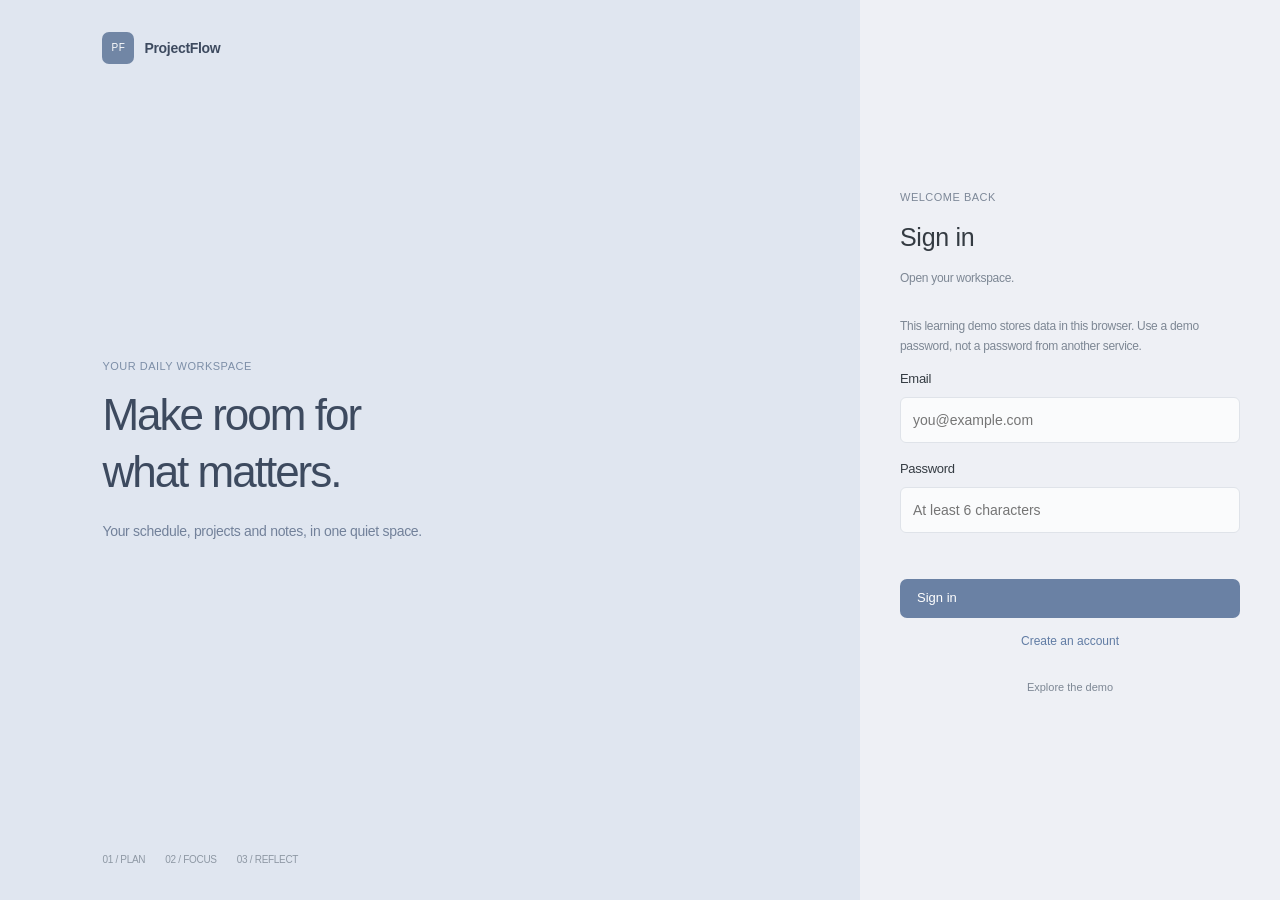
<file: index.html>
<!doctype html>
<html lang="en">
<head><meta charset="UTF-8"><meta name="viewport" content="width=device-width, initial-scale=1"><title>ProjectFlow | Planner</title><link rel="stylesheet" href="css/style.css?v=3"><link rel="stylesheet" href="css/project-delete.css?v=1"><link rel="stylesheet" href="css/design.css?v=7"><link rel="stylesheet" href="css/semester.css?v=2"></head>
<body data-page="dashboard">
  <header class="topbar"><a class="brand" href="index.html"><span class="brand-mark">PF</span><span>ProjectFlow</span></a><nav class="top-actions"><a class="text-link" href="archive.html">Archive</a><button class="button button-ghost" data-logout>Sign out</button></nav></header>
  <main class="shell dashboard-shell planner-shell">
    <a class="mobile-planner-brand" href="index.html">ProjectFlow</a>
    <header class="planner-heading"><div><p class="eyebrow" id="planner-date"></p><h1 id="view-title">Planner</h1></div><div class="planner-header-actions"><button class="button button-ghost" data-open-project>New project</button><button class="button button-primary" id="quick-task-open">＋ Task</button></div></header>
    <div id="workspace-view"></div>
    <section id="projects-section" class="project-board-section"><div class="section-heading"><h2>Projects <span id="active-count" class="small-count"></span></h2></div><div id="project-grid" class="project-board"></div><section id="empty-state" class="empty-state hidden"><h2>Create your first project.</h2><p>Add a goal to get an AI schedule.</p><button class="button button-primary" data-open-project>＋ New project</button></section></section>
    <section id="notes-view" class="notes-workspace hidden" aria-label="Notes">
      <aside class="notes-browser"><div class="notes-toolbar"><h2>Notes <span id="note-count"></span></h2><button class="button button-primary button-small" id="new-note">＋ New</button></div><input type="search" id="note-search" aria-label="Search notes" placeholder="Search notes"><button class="notes-trash-toggle" id="notes-trash-toggle" aria-pressed="false">Trash</button><p id="notes-list-status" class="form-error" role="alert"></p><div id="note-list"></div></aside>
      <div class="notes-writing"><div id="note-placeholder" class="note-placeholder"><h2>Select a note</h2></div><section id="note-editor" class="hidden"><div class="note-editor-toolbar"><button class="button button-small button-ghost" id="notes-back">← Notes</button><select id="note-project" aria-label="Link note to project"></select><button class="button button-small button-ghost" id="note-pin" aria-pressed="false">Pin</button><button class="button button-small button-ghost" id="note-save">Save</button></div><input id="note-title" class="note-title" aria-label="Note title" placeholder="Untitled note" maxlength="200"><textarea id="note-body" class="note-body" aria-label="Note content" placeholder="Start writing…" maxlength="100000"></textarea><button class="notes-trash-toggle" id="note-trash">Move to trash</button></section><p id="note-status" class="note-save-status" role="status" aria-live="polite">Saved only in this browser</p></div>
    </section>
    <section id="ai-view" class="ai-hub hidden"><div class="ai-hub-intro"><div><h2>Scheduling</h2><p>Arrange existing Inbox tasks into one schedule.</p><p id="ai-inbox-empty" class="calendar-hint" role="status" hidden></p></div><div class="ai-hub-actions"><button class="button button-ghost" id="ai-add-inbox-task">＋ Add Inbox task</button><button class="button button-ghost" id="ai-plan-inbox">Schedule Inbox tasks</button><button class="button button-primary" data-open-project>Plan a new project</button></div></div><h2>Analyze project</h2><div id="ai-project-list"></div></section>
  <div id="workspace-toast" class="workspace-toast" role="status" aria-live="polite"></div></main>


  <dialog id="project-modal" class="modal"><form method="dialog" id="project-form"><button class="modal-close" value="cancel" aria-label="Close">×</button><p class="eyebrow">New project</p><h2>New project</h2><label>Project name<input name="name" required maxlength="80" placeholder="e.g. Mechanics II"></label><label>Project type<select name="project_type"><option value="school">School</option><option value="home">Home</option><option value="work">Work</option><option value="study">Study</option><option value="development">Development</option><option value="research">Research</option><option value="content">Content</option><option value="personal" selected>Personal</option><option value="other">Other</option></select></label><label>Goal<textarea name="goal" required rows="3" placeholder="e.g. Prepare for the final exam"></textarea></label><label>Deadline<input name="due_date" type="date"></label><label>Description (optional)<textarea name="description" rows="2" placeholder="Additional project details"></textarea></label><p class="analysis-notice">AI scheduling sends your goal and description to Codyssey. Without a deadline, it plans the next 7 days. Do not include secrets.</p><p id="project-status" class="form-status" role="status" aria-live="polite"></p><div class="form-actions"><button class="button button-ghost" value="cancel">Cancel</button><button class="button button-ghost" id="empty-project" type="button">Add manually</button><button class="button button-primary" id="ai-project" type="submit">Plan with AI</button></div></form></dialog>
  <dialog id="plan-modal" class="modal wide-modal"><form method="dialog" id="plan-form"><button class="modal-close" value="cancel" aria-label="Close">×</button><p class="eyebrow">AI SCHEDULE</p><h2 id="plan-title">Suggested schedule</h2><p class="muted">Select the sessions you want to add.</p><div id="starter-list" class="starter-list"></div><div class="form-actions"><button class="button button-ghost" value="cancel">Cancel</button><button class="button button-primary" value="default">Add selected sessions</button></div></form></dialog>

  <script type="module" src="js/dashboard.js?v=13"></script>
</body>
</html>
</file>
<file: css/style.css>
:root{--background:#f3f4f1;--surface:#fff;--surface-muted:#e9edf2;--primary:#2457c5;--primary-soft:#e4ebfa;--text:#20252b;--text-muted:#6f7882;--border:#d8dde2;--success:#2f7d58;--warning:#b58018;--danger:#b94747;--radius:3px;--sidebar:232px;font-family:"Pretendard","Noto Sans KR","Segoe UI",Arial,sans-serif}*{box-sizing:border-box}body{margin:0;background:var(--background);color:var(--text);font-family:inherit;font-size:14px}a{color:inherit;text-decoration:none}button,input,textarea,select{font:inherit}button{cursor:pointer}.workspace-sidebar{position:fixed;inset:0 auto 0 0;width:var(--sidebar);display:flex;flex-direction:column;padding:24px 16px;background:var(--surface);border-right:1px solid var(--border);z-index:5}.sidebar-brand{display:flex;align-items:center;gap:10px;padding:0 8px;font-weight:700;font-size:16px}.sidebar-label{margin:48px 8px 10px;color:var(--text-muted);font-size:10px;font-weight:700;letter-spacing:1.4px}.sidebar-link{display:block;padding:10px 12px;margin:3px 0;border-left:2px solid transparent;color:var(--text-muted);font-weight:600}.sidebar-link:hover,.sidebar-link.selected{background:var(--primary-soft);border-left-color:var(--primary);color:var(--primary)}.sidebar-footer{margin-top:auto;display:grid;gap:14px;padding:16px 8px;border-top:1px solid var(--border)}.sidebar-status{color:var(--text-muted);font-size:11px}.sidebar-logout{padding:0;text-align:left;border:0;background:transparent;color:var(--text-muted);font-size:12px}.sidebar-logout:hover{color:var(--danger)}.topbar{height:64px;margin-left:var(--sidebar);padding:0 44px;display:flex;align-items:center;justify-content:flex-end;background:var(--surface);border-bottom:1px solid var(--border)}.topbar .brand{display:none}.top-actions{display:flex;align-items:center;gap:18px}.text-link,.back-link{color:var(--text-muted);font-size:12px;font-weight:700}.text-link:hover,.back-link:hover{color:var(--primary)}.shell{max-width:1160px;margin-left:var(--sidebar);padding:48px 52px 88px}.page-heading,.section-heading,.project-header,.insights-intro{display:flex;align-items:flex-end;justify-content:space-between;gap:24px}.eyebrow{margin:0 0 10px;color:var(--primary);font-size:10px;font-weight:800;letter-spacing:1.4px}.page-heading h1,.insights-intro h1{max-width:700px;margin:0;font-size:34px;line-height:1.15;letter-spacing:-1.2px}.lede{max-width:560px;margin:12px 0 0;color:var(--text-muted);font-size:14px;line-height:1.6}.button{min-height:38px;border:1px solid transparent;border-radius:var(--radius);padding:0 15px;font-size:13px;font-weight:700;transition:background .15s,border-color .15s,color .15s}.button:hover{transform:none}.button-primary{background:var(--primary);color:#fff}.button-primary:hover{background:#1d469f}.button-dark{background:var(--text);color:#fff}.button-ghost{background:var(--surface);border-color:var(--border);color:var(--text)}.button-ghost:hover{border-color:var(--primary);color:var(--primary)}.button-small{min-height:34px;padding:0 12px;font-size:12px}.button-wide{width:100%;display:flex;align-items:center;justify-content:space-between}.stats-row{display:grid;grid-template-columns:repeat(3,170px);gap:0;margin:48px 0 52px;border-top:1px solid var(--border);border-bottom:1px solid var(--border)}.stats-row>div{padding:16px 20px 16px 0}.stats-row>div+div{padding-left:20px;border-left:1px solid var(--border)}.stat-label{display:block;margin-bottom:8px;color:var(--text-muted);font-size:11px}.stats-row strong{font-size:26px;line-height:1}.section-heading{align-items:center;margin-bottom:12px}.section-heading h2{margin:0;font-size:20px;letter-spacing:-.5px}.section-heading .eyebrow{margin-bottom:7px}.muted{color:var(--text-muted);font-size:12px}.project-grid{display:grid;gap:0;background:var(--surface);border-top:1px solid var(--border);border-bottom:1px solid var(--border)}.project-card{display:grid;grid-template-columns:minmax(190px,1.2fr) minmax(220px,1fr) 150px;align-items:center;gap:28px;min-height:108px;padding:18px 20px;border-bottom:1px solid var(--border);transition:background .15s,border-color .15s}.project-card:last-child{border-bottom:0}.project-card:hover{background:#f8faff}.project-card h3{margin:6px 0 5px;font-size:16px;letter-spacing:-.3px}.project-card p{margin:0;overflow:hidden;color:var(--text-muted);font-size:12px;text-overflow:ellipsis;white-space:nowrap}.card-top{display:flex;align-items:center;gap:10px}.card-bottom{display:flex;align-items:center;justify-content:space-between}.status{font-size:10px;font-weight:800}.status.active{color:var(--success)}.status.completed{color:var(--text-muted)}.progress-meta{color:var(--primary);font-size:13px;font-weight:700}.progress-track{height:8px;overflow:hidden;background:var(--surface-muted);border-radius:2px}.progress-bar{height:100%;background:var(--primary);border-radius:2px;transition:width .35s ease}.empty-state{padding:70px 20px;text-align:left;border:1px dashed var(--border);background:var(--surface)}.empty-state h2{margin:15px 0 7px;font-size:20px}.empty-state p{margin:0 0 22px;color:var(--text-muted)}.empty-mark{display:inline-grid;place-items:center;width:32px;height:32px;border:1px solid var(--border);color:var(--primary);font-size:19px}.hidden{display:none!important}.modal{width:min(480px,calc(100% - 32px));border:0;padding:0;background:transparent}.modal::backdrop{background:rgba(32,37,43,.42)}.modal form{position:relative;padding:28px;background:var(--surface);border:1px solid var(--border);border-radius:var(--radius)}.modal-close{position:absolute;top:12px;right:14px;border:0;background:none;color:var(--text-muted);font-size:22px}.modal h2{margin:0 0 24px;font-size:22px}label{display:block;margin:0 0 16px;color:var(--text);font-size:12px;font-weight:700}input,textarea,select{display:block;width:100%;margin-top:7px;padding:11px 12px;border:1px solid var(--border);border-radius:var(--radius);background:var(--surface);color:var(--text);font-size:14px;outline:0}input:focus,textarea:focus,select:focus{border-color:var(--primary)}textarea{resize:vertical}.form-actions{display:flex;justify-content:flex-end;gap:8px;margin-top:22px}.form-error,.form-status{min-height:18px;color:var(--danger);font-size:12px}.project-shell{padding-top:38px}.project-header{align-items:flex-start;padding-bottom:34px;border-bottom:1px solid var(--border)}.project-header h1{margin:0 0 12px;font-size:34px;letter-spacing:-1.2px}.project-goal{max-width:650px;margin:0;color:var(--text-muted);line-height:1.6}.project-progress{min-width:190px}.project-progress strong{display:block;margin-bottom:6px;color:var(--primary);font-size:32px}.project-progress span{color:var(--text-muted);font-size:12px}.project-columns{display:grid;grid-template-columns:minmax(0,1fr) 270px;gap:48px;padding-top:38px}.task-list,.issue-list{border-top:1px solid var(--border)}.task-item,.issue-item{display:flex;align-items:center;gap:12px;min-height:58px;padding:12px 0;border-bottom:1px solid var(--border)}.task-check{width:18px;height:18px;accent-color:var(--primary)}.task-copy{flex:1}.task-title{font-size:13px}.task-title.done{text-decoration:line-through;color:var(--text-muted)}.priority,.severity{font-size:10px;font-weight:800}.priority.high,.severity.high{color:var(--danger)}.priority.medium,.severity.medium{color:var(--warning)}.priority.low,.severity.low{color:var(--success)}.item-delete{border:0;background:transparent;color:#a1a9b1;font-size:17px}.item-delete:hover{color:var(--danger)}.issue-heading{margin-top:56px}.issue-item{display:block;padding:15px 0}.issue-item-top{display:flex;align-items:center;justify-content:space-between;margin-bottom:8px}.issue-item p{margin:0 0 12px;font-size:13px}.issue-state{color:var(--text-muted);font-size:11px}.insight-callout{align-self:start;padding:22px;background:var(--primary-soft);border:1px solid #c6d4f1;border-left:3px solid var(--primary)}.insight-callout h2{margin:8px 0 12px;font-size:20px;line-height:1.25}.insight-callout p:not(.eyebrow){margin:0 0 22px;color:var(--text-muted);font-size:13px;line-height:1.6}.insight-callout .button{background:var(--primary)}.insights-shell{max-width:1050px}.insights-intro{align-items:center;padding-bottom:32px;border-bottom:1px solid var(--border)}.status-orb{display:grid;place-items:center;width:56px;height:56px;border:1px solid #c6d4f1;background:var(--primary-soft);color:var(--primary);font-size:13px;font-weight:800}.question-panel{margin:28px 0;padding:20px;background:var(--surface);border:1px solid var(--border)}.question-panel>label{margin:0 0 10px}.question-row{display:flex;gap:8px}.question-row input{margin:0}.question-row .button{white-space:nowrap}.analysis-grid{display:grid;grid-template-columns:1fr 1fr;gap:16px}.analysis-card{padding:22px;background:var(--surface);border:1px solid var(--border);border-radius:var(--radius)}.analysis-card.full{grid-column:1/-1;border-left:3px solid var(--primary)}.analysis-card h2{margin:7px 0 15px;font-size:20px}.analysis-card p{margin:0;color:var(--text-muted);font-size:13px;line-height:1.7}.analysis-card ul{padding:0;margin:0;list-style:none}.analysis-card li{padding:13px 0;border-top:1px solid var(--border)}.analysis-card li strong{display:block;margin-bottom:5px;font-size:13px}.analysis-card li span{display:block;color:var(--text-muted);font-size:12px;line-height:1.5}.analysis-card .label{color:var(--primary);font-size:10px;font-weight:800;letter-spacing:1px}.archive-list{background:var(--surface);border-top:1px solid var(--border);border-bottom:1px solid var(--border)}.archive-item{display:flex;align-items:center;justify-content:space-between;padding:20px;border-bottom:1px solid var(--border)}.archive-item:last-child{border-bottom:0}.archive-item h3{margin:0 0 6px;font-size:16px}.archive-item p{margin:0;color:var(--text-muted);font-size:12px}.archive-date{color:var(--text-muted);font-size:11px}.auth-layout{display:grid;grid-template-columns:1fr 420px;min-height:100vh}.auth-intro{display:flex;flex-direction:column;padding:32px 8vw;background:var(--text);color:#fff}.auth-intro .brand{display:flex;align-items:center;gap:10px;font-weight:700}.auth-message{margin:auto 0}.auth-message .eyebrow{color:#9db8f3}.auth-message h1{max-width:560px;margin:0 0 20px;font-size:clamp(36px,5vw,58px);line-height:1.08;letter-spacing:-2px}.auth-message p:not(.eyebrow){max-width:450px;color:#c2c9d1;line-height:1.7}.signal-list{display:flex;gap:20px;color:#8e98a4;font-size:10px}.auth-panel{display:grid;place-items:center;padding:28px;background:var(--background)}.auth-card{width:min(100%,340px)}.auth-card h2{margin:0 0 8px;font-size:25px}.auth-card .muted{margin-bottom:28px}.switch-auth,.demo-link{width:100%;padding:14px 0;border:0;background:transparent;color:var(--primary);font-size:12px}.demo-link{color:var(--text-muted);font-size:11px}.brand-mark{display:grid;place-items:center;width:32px;height:32px;background:var(--primary);color:#fff;font-size:10px;font-weight:800;letter-spacing:.5px}.reveal{animation:rise .35s ease both}.delay-1{animation-delay:.04s}.delay-2{animation-delay:.08s}@keyframes rise{from{opacity:0;transform:translateY(5px)}to{opacity:1;transform:none}}@media(max-width:800px){:root{--sidebar:0px}.workspace-sidebar{position:static;width:100%;height:auto;display:block;padding:12px 16px;border-right:0;border-bottom:1px solid var(--border)}.sidebar-brand{padding:0}.sidebar-label{display:none}.workspace-sidebar nav{display:flex;gap:4px;margin-top:12px}.sidebar-link{flex:1;padding:9px 7px;text-align:center;border-left:0;border-bottom:2px solid transparent;font-size:12px}.sidebar-link:hover,.sidebar-link.selected{border-left:0;border-bottom-color:var(--primary)}.sidebar-footer{display:none}.topbar{height:52px;margin-left:0;padding:0 16px}.top-actions{gap:12px}.top-actions .text-link{font-size:11px}.shell{margin-left:0;padding:32px 18px 56px}.page-heading,.project-header,.insights-intro{display:block}.page-heading .button{margin-top:22px}.page-heading h1,.insights-intro h1{font-size:29px}.stats-row{grid-template-columns:repeat(3,1fr);margin:34px 0 38px}.stats-row>div{padding:13px 8px 13px 0}.stats-row>div+div{padding-left:8px}.stats-row strong{font-size:22px}.stat-label{font-size:10px}.project-card{grid-template-columns:1fr;gap:11px;min-height:0;padding:17px}.project-card p{white-space:normal}.card-bottom{margin-top:4px}.project-columns{grid-template-columns:1fr;gap:36px;padding-top:30px}.insight-callout{order:-1}.project-header h1{font-size:29px}.project-progress{min-width:0;margin-top:25px}.analysis-grid{grid-template-columns:1fr}.analysis-card.full{grid-column:auto}.question-row{display:block}.question-row .button{width:100%;margin-top:9px}.archive-item{display:block}.archive-date{display:block;margin-top:10px}.auth-layout{grid-template-columns:1fr}.auth-intro{min-height:43vh;padding:26px 24px}.auth-message{margin:auto 0 30px}.auth-message h1{font-size:39px}.signal-list{display:none}.auth-panel{padding:42px 24px}.modal form{padding:24px}}

.analysis-notice{font-size:12px;color:var(--text-muted);line-height:1.7;margin-top:14px}
.analysis-card p,.analysis-card li,.form-status{overflow-wrap:anywhere}
.analysis-card li>span{white-space:pre-line}
#analysis-status:empty{display:none}
@media(max-width:600px){.question-row{display:flex;flex-direction:column;align-items:stretch}.question-row input{width:100%;min-width:0}.question-row .button{width:100%}.analysis-grid{grid-template-columns:minmax(0,1fr)}}

.wide-modal{width:min(680px,calc(100% - 32px))}
.starter-list{display:grid;gap:12px;margin-top:20px}
.starter-item{display:grid;grid-template-columns:20px minmax(0,1fr);gap:14px;align-items:start;margin:0;padding:18px;border:1px solid var(--border);background:#f8faff;border-radius:8px;cursor:pointer}
.starter-item input[type=checkbox]{width:18px;height:18px;margin:3px 0 0;padding:0;accent-color:var(--primary)}
.starter-copy{display:grid;gap:8px;min-width:0}
.starter-copy strong{font-size:15px;line-height:1.5;overflow-wrap:anywhere}
.starter-copy small{display:block;font-size:12px;font-weight:400;line-height:1.7;color:var(--text-muted);overflow-wrap:anywhere}
.modal{max-height:calc(100dvh - 32px);overflow-y:auto}
.button:disabled{opacity:.65;cursor:wait}
@media(max-width:600px){.modal .form-actions{flex-wrap:wrap}.starter-item{padding:14px;gap:10px}}
</file>
<file: css/project-delete.css>
.button-danger{background:var(--danger);color:#fff}
.button-danger:hover{background:#923737}
.project-delete-name{font-weight:700;overflow-wrap:anywhere}
.project-delete-description{color:var(--text-muted);font-size:13px;line-height:1.7}
.project-delete-modal .form-actions{flex-wrap:wrap}
.project-entry{display:grid;grid-template-columns:minmax(0,1fr) auto;align-items:center;border-bottom:1px solid var(--border);background:var(--surface)}
.project-entry:last-child{border-bottom:0}
.project-entry .project-card{border-bottom:0;grid-template-columns:minmax(0,1.3fr) minmax(0,1fr) 80px;gap:20px}
@media(max-width:800px){.project-entry .project-card{grid-template-columns:minmax(0,1fr)}}
.project-entry>button{margin:0 16px 0 0}
.archive-project-entry{display:grid;grid-template-columns:minmax(0,1fr) auto;align-items:center;border-bottom:1px solid var(--border)}
.archive-project-entry:last-child{border-bottom:0}
body[data-page="archive"] .archive-project-entry .archive-item{border-bottom:0}
.archive-project-entry>button{margin:0 16px 0 0}
.project-progress .project-delete-trigger{display:block;margin:18px 0 0 auto}
@media(max-width:600px){
 .project-entry,.archive-project-entry{grid-template-columns:minmax(0,1fr)}
 .project-entry>button,.archive-project-entry>button{justify-self:end;margin:0 16px 16px}
 .project-progress .project-delete-trigger{margin-left:0}
}


/* Destructive action dialog */
body .project-delete-modal{width:min(440px,calc(100% - 32px));border-radius:20px;box-shadow:0 24px 80px rgba(20,28,40,.22)}
body .project-delete-modal::backdrop{background:rgba(24,32,44,.44);backdrop-filter:blur(4px)}
body .project-delete-modal form{padding:30px;border:0;border-radius:20px}
.delete-dialog-icon{display:grid;place-items:center;width:48px;height:48px;margin-bottom:20px;background:#fbeeed;border:1px solid #f5dfdc;border-radius:14px;color:#bc5049}
.delete-dialog-icon svg{width:24px;height:24px}
body .project-delete-modal h2{margin:0 0 10px;font-size:23px;line-height:1.4;letter-spacing:-.7px}
body .project-delete-modal .project-delete-description{margin:0;font-size:13px;line-height:1.7;color:var(--text-muted)}
.delete-project-summary{margin-top:24px;padding:18px;background:#f6f7f9;border:1px solid #e8ebef;border-radius:12px}
.delete-summary-label{color:var(--text-muted);font-size:11px;font-weight:600}
body .project-delete-modal .project-delete-name{margin:7px 0 16px;font-size:16px;line-height:1.5;font-weight:700;overflow-wrap:anywhere}
.delete-summary-counts{display:grid;grid-template-columns:1fr 1fr;border-top:1px solid #e2e6eb;padding-top:13px;gap:16px;font-size:12px;color:var(--text-muted)}
.delete-summary-counts>span{display:flex;justify-content:space-between;gap:8px}
.delete-summary-counts>span+span{border-left:1px solid #e2e6eb;padding-left:16px}
.delete-summary-counts strong{font-weight:700;color:var(--text)}
.delete-permanent-note{margin:16px 0 0;color:#a35a55;font-size:12px;line-height:1.6}
body .project-delete-modal .form-error:empty{display:none}
body .project-delete-modal .form-actions{display:grid;grid-template-columns:1fr 1fr;gap:10px;margin-top:26px}
body .project-delete-modal .button{min-height:44px;border-radius:10px;font-size:13px}
body .project-delete-modal .button-ghost{background:#fff;border-color:#dfe3e8;color:#525b66}
body .project-delete-modal .button-danger{background:#b94e47;border-color:#b94e47;color:#fff}
body .project-delete-modal .button-danger:hover{background:#a3423c;border-color:#a3423c}
body .project-delete-modal .button:focus-visible{outline:2px solid #7e8da6;outline-offset:3px}
@media(max-width:600px){body .project-delete-modal form{padding:24px}body .project-delete-modal h2{font-size:21px}}

/* Project row actions */
body button[data-delete-project]{display:inline-flex;align-items:center;justify-content:center;gap:6px;min-height:32px;padding:6px 9px;border:0;border-radius:7px;background:transparent;color:#8b929b;font-size:12px;font-weight:500;white-space:nowrap;transition:background .15s,color .15s}
body button[data-delete-project]::before{content:"";width:14px;height:14px;flex-shrink:0;background:currentColor;mask:url("data:image/svg+xml,%3Csvg xmlns='http://www.w3.org/2000/svg' viewBox='0 0 24 24' fill='none' stroke='black' stroke-width='1.7' stroke-linecap='round' stroke-linejoin='round'%3E%3Cpath d='M3 6h18M9 6V4h6v2M5 6l1 14h12l1-14M10 10v6M14 10v6'/%3E%3C/svg%3E") center/contain no-repeat}
body button[data-delete-project]:hover{background:#fbeeed;color:#b94e47}
body button[data-delete-project]:focus-visible{outline:2px solid #b94e47;outline-offset:2px}
body .project-entry>button[data-delete-project],body .archive-project-entry>button[data-delete-project]{margin-right:18px}
body .project-progress button[data-delete-project]{margin-top:16px;margin-left:auto}
@media(max-width:600px){body .project-progress button[data-delete-project]{margin-left:0}}

/* Give the row action its own balanced space inside the card. */
body .project-entry{grid-template-columns:minmax(0,1fr) 112px;border:1px solid var(--border);background:var(--surface)}
body .project-entry:last-child{border-bottom:1px solid var(--border)}
body .project-entry .project-card{border:0;background:transparent;min-width:0}
body .project-entry>button[data-delete-project]{width:80px;min-height:40px;margin:0;justify-self:center;position:relative}
body .project-entry>button[data-delete-project]::after{content:"";position:absolute;left:-16px;top:6px;bottom:6px;width:1px;background:var(--border)}
body .archive-project-entry{grid-template-columns:minmax(0,1fr) 112px}
body .archive-project-entry>button[data-delete-project]{width:80px;min-height:40px;margin:0;justify-self:center;position:relative}
body .archive-project-entry>button[data-delete-project]::after{content:"";position:absolute;left:-16px;top:6px;bottom:6px;width:1px;background:var(--border)}
@media(max-width:600px){
 body .project-entry,body .archive-project-entry{grid-template-columns:minmax(0,1fr)}
 body .project-entry>button[data-delete-project],body .archive-project-entry>button[data-delete-project]{justify-self:end;width:auto;min-width:80px;margin:0 16px 14px}
 body .project-entry>button[data-delete-project]::after,body .archive-project-entry>button[data-delete-project]::after{display:none}
}
</file>
<file: css/design.css>
:root{--sidebar:184px;--background:#eef0f5;--surface:#f7f8fb;--primary:#617ca4;--primary-soft:#e5ebf3;--text:#343b42;--text-muted:#7d8794;--border:#dfe3e9;--radius:8px;font-family:"Noto Sans KR","Apple SD Gothic Neo","Malgun Gothic","Segoe UI",Arial,sans-serif}
body{font-weight:400;line-height:1.6;font-size:14px;letter-spacing:-.3px}
.workspace-sidebar{background:#f5f6fa;padding:30px 16px;border-right:1px solid #e2e5eb}
.sidebar-brand{font-size:21px;font-weight:500;letter-spacing:-.8px;padding:0 12px;margin-bottom:44px}
.brand-mark{border-radius:7px;background:#7186a5;font-weight:500}
.sidebar-label{font-size:10px;font-weight:400;color:#9aa3af;margin-top:52px}
.sidebar-link{position:relative;font-size:15px;font-weight:400;padding:13px 12px;margin:5px 0;border:0;border-radius:0;white-space:nowrap;background:transparent}
.sidebar-link:hover{border:0;background:transparent;color:#3a5273}
.sidebar-link.selected{border:0;background:transparent;color:#343b42;font-weight:600}
.sidebar-link.selected::after{content:"";position:absolute;left:12px;bottom:7px;width:24px;height:2px;background:#617ca4}
.sidebar-link:focus-visible{outline:2px solid #91a1ba;outline-offset:2px}
.topbar{height:64px;background:#f5f6fa;border-bottom-color:#e3e6ec}
.top-actions .text-link{font-weight:400;font-size:12px}
.shell{max-width:1400px;padding:38px 40px 70px}
.eyebrow{font-size:11px;font-weight:400;color:#7d8898;letter-spacing:.5px}
.page-heading h1,.insights-intro h1{font-size:32px;font-weight:400;letter-spacing:-1px}
.lede{font-size:14px;line-height:1.8}
.button{border-radius:7px;min-height:39px;padding:0 16px;font-size:13px;font-weight:400}
.button-primary{background:#6a81a4;box-shadow:none}
.button-primary:hover{background:#526e94}
.button-ghost{background:transparent;border-color:#d8dfe8}
.button-small{min-height:32px;padding:0 12px;font-size:12px}
.section-heading h2{font-size:19px;font-weight:400;letter-spacing:-.5px}
input,textarea,select{font-size:14px;border-radius:6px;background:#fafbfc}
label{font-size:13px;font-weight:400}
input:focus,textarea:focus,select:focus{border-color:#91a1ba}
.planner-heading{display:flex;align-items:center;justify-content:space-between;gap:24px;margin-bottom:34px}
.planner-heading .eyebrow{margin-bottom:7px}
.planner-heading h1{font-size:31px;font-weight:400;letter-spacing:-1px;margin:0}
.planner-heading .lede{margin:8px 0 0}
.planner-workspace{display:grid;grid-template-columns:minmax(230px,.85fr) minmax(0,1.45fr);gap:32px;align-items:start}
.today-pane{padding:24px;background:#f7f8fa;border-radius:9px}
.today-pane .section-heading{margin-bottom:18px}
.today-pane .section-heading h2{font-size:20px}
.small-count{font-size:12px;color:#929aa6;font-weight:400;margin-left:6px}
.planner-task{display:flex;align-items:flex-start;gap:12px;padding:17px 0;border-top:1px solid #e1e5eb;min-width:0}
.planner-task.selected{background:#e4eaf3;padding:16px 12px;margin:0 -12px;border-top-color:transparent;border-radius:6px}
.planner-task .task-check{width:17px;height:17px;border-radius:50%;margin:4px 0 0;flex-shrink:0;accent-color:#7186a5}
.task-select{border:0;background:transparent;text-align:left;padding:0;flex:1;min-width:0;color:#333e4a;font:inherit}
.task-select strong{font-size:15px;font-weight:400;display:block;overflow-wrap:anywhere;line-height:1.5}
.planner-task.selected .task-select strong{font-weight:600;color:#405979}
.task-select small{display:block;margin-top:6px;font-size:11px;color:#8b95a2;line-height:1.6}
.task-select:focus-visible{outline:2px solid #8a9ebb;outline-offset:4px}
.planner-task .priority{font-size:10px;margin-top:3px;font-weight:400}

.planner-empty{padding:20px 0;color:#8b96a3;font-size:13px;line-height:1.8}
.today-pane #overdue-section{margin-top:24px}
.today-pane h3{font-size:14px;font-weight:400;color:#9b7773}
.week-pane{min-width:0}
.week-pane>.section-heading{margin:0 0 17px}
.week-controls{display:flex;align-items:center;gap:8px;font-size:11px;color:#87919f}
.week-arrow,.week-today{border:0;background:transparent;color:#798699;padding:4px 7px;font-size:20px}
.week-today{font-size:11px;border:1px solid #dbe0e7;border-radius:5px;padding:4px 7px}
.unscheduled{display:flex;align-items:flex-start;gap:12px;padding:12px 14px;background:#e8ebf0;border-radius:6px;font-size:11px;color:#929aa7;margin-bottom:14px}
.unscheduled>span{flex-shrink:0;padding-top:5px}
#unscheduled-list{display:flex;flex-wrap:wrap;gap:6px;min-width:0}
.loose-task{border:0;border-radius:4px;padding:5px 8px;color:#566370;font-size:11px;text-align:left;overflow-wrap:anywhere}
.week-scroll{overflow-x:auto;border:1px solid #e0e4eb;border-radius:10px;background:#f9fafc}
.time-calendar{display:grid;grid-template-columns:42px repeat(7,minmax(58px,1fr));min-width:490px;font-size:11px}
.time-day{text-align:center;padding:10px 0;color:#8a96a6;border-bottom:1px solid #e0e4eb;display:grid;gap:2px}
.time-day strong{font-weight:400;font-size:14px}
.time-day.is-today{color:#c38487;background:#f7ecef}
.time-day.is-today strong{font-weight:600}
.time-gutter{border-bottom:1px solid #e0e4eb}
.hour-labels{position:relative;color:#b0898b;font-size:9px;text-align:right}
.hour-labels span{position:absolute;right:6px}
.time-day-column{position:relative;border-left:1px solid #e4e7ed;background:repeating-linear-gradient(to bottom,transparent 0,transparent 47px,#e5e8ed 47px,#e5e8ed 48px)}
.time-event{position:absolute;overflow:hidden;border:0;border-radius:3px;text-align:left;padding:5px;color:#596363;font-family:inherit}
.time-event strong{font-weight:500;display:block;font-size:11px;line-height:1.4;overflow-wrap:anywhere}
.time-event small{font-size:10px;line-height:1.3}
.time-event:focus-visible,.loose-task:focus-visible{outline:2px solid #7588a6;outline-offset:1px}
.pastel-0{background:#f8e0e5}.pastel-1{background:#d7f3e3}.pastel-2{background:#f8edcf}.pastel-3{background:#d5edf4}.pastel-4{background:#eee2f4}.pastel-5{background:#fae6d8}
.week-footer{display:flex;align-items:center;justify-content:space-between;gap:12px;margin-top:12px;font-size:10px;color:#939ca8}
.week-footer .button{font-size:11px;min-height:29px}
.project-board-section{margin-top:36px}
.project-board{display:grid;grid-template-columns:repeat(3,minmax(0,1fr));gap:24px}
.board-column{min-width:0}
.board-column>h3{font-size:13px;font-weight:400;color:#818d9d;display:flex;justify-content:space-between;padding:0 0 13px;border-bottom:1px solid #d5dce6;margin:0}
.board-column>h3 span{font-size:11px;color:#a1a9b4}
.board-project{padding:18px 0;border-bottom:1px solid #dde3ea;position:relative}
.board-project>a{display:block}
.board-project h4{font-size:15px;font-weight:400;margin:0 0 6px;padding-left:13px;line-height:1.6;overflow-wrap:anywhere}
.project-color{position:absolute;top:26px;left:0;width:5px;height:5px;border-radius:50%}
.board-project p{font-size:12px;color:#87919f;margin:0 0 8px;line-height:1.7;overflow-wrap:anywhere}
.board-project small{font-size:11px;color:#98a1ad}
.board-project .progress-track{height:3px;margin-top:13px;border-radius:0;background:#dce3ec}
.board-project .progress-bar{background:#a0b0c7;border-radius:0}
.board-actions{display:flex;align-items:center;justify-content:space-between;gap:8px;margin-top:12px}
.board-actions select{width:auto;margin:0;font-size:11px;background:transparent;border:1px solid #dbe1e8;padding:4px 22px 4px 7px}
.board-empty{font-size:12px;color:#a1a9b5;padding:16px 0}
.time-form-row{display:grid;grid-template-columns:1fr 1fr;gap:14px}
.modal form{border-radius:12px;background:#fafbfc;padding:26px}
.modal h2{font-size:21px;font-weight:400;line-height:1.5;overflow-wrap:anywhere}
.modal::backdrop{background:rgba(58,65,79,.35);backdrop-filter:blur(2px)}
.ai-hub-intro{display:flex;align-items:center;justify-content:space-between;gap:20px;padding:26px;background:#e8edf5;border-radius:8px;margin-bottom:32px}
.ai-hub-actions{display:flex;flex-wrap:wrap;gap:8px}
.ai-hub h2{font-size:21px;font-weight:400}
.ai-hub-intro p{font-size:14px;color:#7b8798;line-height:1.8;margin:6px 0 0}
.ai-project-row{display:flex;align-items:center;justify-content:space-between;gap:16px;padding:19px 0;border-bottom:1px solid #dce2eb;font-size:15px}
.ai-project-row small{font-size:12px;color:#8291a5}
body[data-page="archive"] .archive-group{background:#f7f8fa;border-radius:8px}
body[data-page="archive"] .archive-group .section-heading h2{font-weight:400;font-size:18px}
body[data-page="archive"] .archive-item h3{font-size:15px;font-weight:400}
.project-shell .project-header{background:#e5eaf2;color:#343e4a;border-radius:9px;padding:28px;border:0}
.project-shell .project-header h1{font-size:30px;font-weight:400}
.project-shell .project-header .eyebrow,.project-shell .project-header .project-goal,.project-shell .project-header .project-due,.project-shell .project-progress span{color:#7e8c9f}
.project-shell .project-progress strong{color:#7589a6;font-weight:400}
.project-shell .task-list,.project-shell .issue-list{background:#f7f8fa;border:1px solid #e1e5eb;border-radius:8px}
.task-title{font-size:14px;font-weight:400}
.next-actions-panel,.insight-callout{background:#e8edf5;border:1px solid #dbe2ed;border-radius:8px}
.insight-callout h2{font-weight:400;line-height:1.5}
.question-panel,.analysis-card{background:#f7f8fa;border-radius:8px}
.analysis-card h2{font-weight:400;font-size:21px}
.analysis-card.full{background:#e9eef5;border-left:1px solid #dbe2ed}
.analysis-card p{font-size:14px;line-height:1.9}
.settings-section{margin-top:36px}
.type-list{background:#f7f8fa;border:1px solid #e1e5eb;border-radius:8px;overflow:hidden}
.canvas-section{background:#f7f8fa;border:1px solid #e1e5eb;border-radius:8px;padding:25px}
.canvas-status{border-radius:5px}
.auth-intro{background:#e0e6f0;color:#3d4a5f}
.auth-message h1{font-weight:400;font-size:44px;line-height:1.3}
.auth-message p:not(.eyebrow){color:#72819a}
.auth-message .eyebrow{color:#7c8ea7}
.auth-card h2{font-weight:400}
@media(max-width:1100px){.shell{padding:32px 26px 60px}.planner-workspace{grid-template-columns:1fr;gap:28px}.today-pane{padding:22px}.project-columns{grid-template-columns:1fr}.project-shell .insight-callout{order:-1}.type-row{grid-template-columns:14px minmax(0,1fr) auto auto}.type-row code,.type-color{display:none}}
@media(max-width:800px){.workspace-sidebar{padding:18px;background:#f5f6fa}.workspace-sidebar nav{overflow-x:auto;gap:2px}.sidebar-link{padding:10px 8px;font-size:12px}.sidebar-link:hover,.sidebar-link.selected{border:0}.sidebar-brand{font-size:18px;margin-bottom:18px;padding:0}.sidebar-link.selected::after{left:8px;bottom:3px}.topbar{height:48px}.shell{padding:28px 18px 50px}.planner-heading{gap:16px;align-items:flex-start}.planner-heading h1{font-size:27px}.planner-heading .lede{font-size:12px}.planner-heading>.button{font-size:11px;padding:0 11px}.project-board{gap:16px}.page-heading h1{font-size:28px}}
@media(max-width:600px){.planner-workspace{gap:26px}.today-pane{padding:20px}.project-board{grid-template-columns:1fr;gap:26px}.week-controls{gap:3px}.week-controls span{font-size:10px}.week-footer{align-items:flex-start}.time-form-row{grid-template-columns:1fr 1fr}.planner-heading{flex-wrap:wrap}.planner-heading>.button{margin-top:0}.canvas-section{padding:21px 17px}.board-project{padding:17px 0}.auth-message h1{font-size:35px}}
@media(prefers-reduced-motion:reduce){.reveal{animation:none}}

@media(max-width:800px){:root{--sidebar:0px}}

/* Keep unscheduled work beside the calendar. */
.today-pane .unscheduled{display:block;margin:24px 0 0;padding:20px 0 0;border-top:1px solid var(--border);background:transparent;border-radius:0}
.unscheduled h3{font-size:15px;font-weight:400;color:var(--text);margin:0 0 12px}
#unscheduled-list,#no-deadline-list{display:flex;flex-direction:column;gap:6px}
.today-pane .loose-task{text-align:left;white-space:normal;padding:9px 10px;line-height:1.5}
.scheduled-add{display:flex;flex-direction:column;align-items:stretch;gap:12px;padding:16px 0;border-bottom:1px solid var(--border)}
.scheduled-add input{width:100%;min-width:0}.schedule-fields{display:grid;grid-template-columns:repeat(2,minmax(0,1fr));gap:12px}.scheduled-add>.button{align-self:flex-end}.scheduled-add .form-error:empty{display:none}
@media(max-width:600px){.schedule-fields{grid-template-columns:1fr 1fr}}

.planner-tools{display:flex;gap:12px;align-items:center;margin-bottom:20px}.planner-tools input{max-width:320px;margin:0}.planner-tools select{width:auto;min-width:160px;margin:0}
.planner-workspace{align-items:stretch;grid-template-columns:minmax(250px,.85fr) minmax(0,1.45fr);gap:24px}
.today-pane,.week-pane{background:#fff;border:1px solid #e0e4eb;border-radius:8px;padding:24px;min-width:0}
.today-pane>.section-heading,.week-pane>.section-heading{min-height:40px;align-items:center;margin:0 0 20px}
.week-pane>.section-heading{flex-wrap:wrap;gap:8px}.week-controls{flex-wrap:wrap;gap:4px}.week-controls input{width:116px;font-size:11px;padding:4px;min-height:29px;margin:0}
.week-scroll{border-radius:4px;background:#fff}.week-footer{justify-content:flex-end}
.project-board{display:block;background:#fff;border:1px solid #e0e4eb;border-radius:8px;padding:0 20px}
.project-list-row{display:flex;gap:18px;align-items:center;padding:18px 0;border-bottom:1px solid var(--border)}.project-list-row:last-child{border-bottom:0}.project-list-row>a{display:flex;flex:1;min-width:0;align-items:center;gap:14px}.project-list-row>a>div{flex:1;min-width:0}.project-list-row h3{font-weight:400;font-size:16px;margin:0;overflow-wrap:anywhere}.project-list-row small{font-size:11px;color:var(--text-muted)}.project-list-row .project-color{flex-shrink:0;margin:0}.project-task-count,.project-percent{font-size:12px;color:var(--text-muted);white-space:nowrap}
.week-agenda section{border-top:1px solid var(--border);padding:12px 0}.week-agenda h3{font-size:13px;font-weight:500;margin:0 0 8px}.week-agenda .planner-task{padding:12px 0}.agenda-empty{font-size:12px;color:var(--text-muted);margin:0}
@media(max-width:1100px){.planner-workspace{grid-template-columns:1fr}.week-controls input{width:120px}}
@media(max-width:600px){.today-pane,.week-pane{padding:18px}.planner-tools{gap:8px}.planner-tools input{width:55%;min-width:0}.planner-tools select{width:45%;min-width:0}.project-task-count{display:none}.project-list-row{gap:10px}.project-board{padding:0 14px}}



/* Desktop icon rail expands over the workspace; mobile uses a bottom bar. */
:root{--sidebar:60px}
.topbar{margin-left:60px}.shell{margin-left:60px}
.navigation-drawer{position:fixed;inset:0 auto 0 0;width:60px;z-index:20}
.navigation-drawer .workspace-sidebar{width:60px;height:100dvh;padding:30px 10px;background:#f5f6fa;overflow:hidden;box-shadow:8px 0 24px #343b4200;transition:width 260ms cubic-bezier(.4,0,.2,1),box-shadow 260ms ease}
.navigation-drawer .sidebar-brand{height:32px;padding:0 8px;gap:14px;white-space:nowrap;margin-bottom:44px;flex-shrink:0}
.nav-icon{width:22px;height:22px;flex:0 0 22px}
.navigation-drawer .sidebar-link{display:flex;align-items:center;width:162px;gap:14px;padding:13px 8px;min-height:48px;white-space:nowrap}
.navigation-drawer .sidebar-link.selected::after{left:8px;bottom:5px;width:22px}
.nav-label,.brand-label{opacity:0;transform:translateX(-5px);transition:opacity 150ms ease,transform 200ms ease}
.navigation-drawer .sidebar-status,.navigation-drawer .sidebar-logout{visibility:hidden;opacity:0;white-space:nowrap;transition:opacity 150ms ease}
.navigation-drawer.hover-open .workspace-sidebar,.navigation-drawer:has(.sidebar-link:focus-visible) .workspace-sidebar{width:184px;box-shadow:10px 0 32px #343b4214;transition:width 340ms cubic-bezier(.22,1,.36,1),box-shadow 340ms ease}
.navigation-drawer.hover-open .nav-label,.navigation-drawer.hover-open .brand-label,.navigation-drawer:has(.sidebar-link:focus-visible) .nav-label,.navigation-drawer:has(.sidebar-link:focus-visible) .brand-label{opacity:1;transform:translateX(0);transition:opacity 240ms ease 55ms,transform 280ms cubic-bezier(.22,1,.36,1)}
.navigation-drawer.hover-open .sidebar-status,.navigation-drawer.hover-open .sidebar-logout,.navigation-drawer:has(.sidebar-link:focus-visible) .sidebar-status,.navigation-drawer:has(.sidebar-link:focus-visible) .sidebar-logout{visibility:visible;opacity:1}
.navigation-drawer .sidebar-link:focus-visible{outline-offset:-2px}
@media(max-width:800px){:root{--sidebar:0px}.shell{margin-left:0;padding-bottom:calc(100px + env(safe-area-inset-bottom))}.topbar{margin-left:0}.navigation-drawer{inset:auto 0 0;width:100%;height:auto}.navigation-drawer .workspace-sidebar,.navigation-drawer.hover-open .workspace-sidebar,.navigation-drawer:has(.sidebar-link:focus-visible) .workspace-sidebar{position:relative;inset:auto;width:100%;height:auto;padding:8px 8px calc(8px + env(safe-area-inset-bottom));display:block;border-right:0;border-top:1px solid #dfe3e9;background:#f8f9fb;box-shadow:0 -4px 18px #343b4208;overflow:visible;transition:none}.navigation-drawer .sidebar-brand,.navigation-drawer .sidebar-footer{display:none}.navigation-drawer .workspace-sidebar nav{display:grid;grid-template-columns:repeat(5,minmax(0,1fr));gap:0;margin:0;overflow:visible}.navigation-drawer .sidebar-link{width:auto;min-height:49px;display:flex;flex-direction:column;gap:4px;padding:5px 2px;margin:0;text-align:center;font-size:10px;border:0}.navigation-drawer .nav-icon{width:20px;height:20px;flex:0 0 20px}.navigation-drawer .nav-label{opacity:1;transform:none;transition:none}.navigation-drawer .sidebar-link.selected{color:#405979}.navigation-drawer .sidebar-link.selected::after{left:50%;transform:translateX(-50%);top:0;bottom:auto;width:20px;height:2px}.planner-heading{gap:10px}.week-controls{row-gap:8px}}
@media(prefers-reduced-motion:reduce){.navigation-drawer .workspace-sidebar,.nav-label,.brand-label{transition:none!important}}

/* A calm workspace: restrained movement, clear focus, room to write. */
.shell{animation:workspace-enter 360ms cubic-bezier(.22,1,.36,1) both}
@keyframes workspace-enter{from{opacity:0;transform:translateY(7px)}to{opacity:1;transform:none}}
.button,.loose-task,.note-row,.project-list-row,.ai-project-row{transition:background-color 180ms ease,border-color 180ms ease,box-shadow 180ms ease,transform 200ms cubic-bezier(.22,1,.36,1)}
.button:active{transform:scale(.98)}
.button-primary:hover{box-shadow:0 4px 12px #617ca422}
.project-list-row:hover,.ai-project-row:hover{background:#f7f8fb}
.modal[open]{animation:dialog-enter 260ms cubic-bezier(.22,1,.36,1) both}
.modal[open]::backdrop{animation:backdrop-enter 220ms ease both}
@keyframes dialog-enter{from{opacity:0;transform:translateY(12px) scale(.985)}to{opacity:1;transform:none}}
@keyframes backdrop-enter{from{background:#29334300}to{background:#29334355}}
.planner-header-actions{display:flex;align-items:center;gap:10px}
.workspace-toast{position:fixed;left:50%;bottom:28px;transform:translate(-50%,12px);opacity:0;pointer-events:none;padding:11px 18px;background:#3d495a;color:#fff;border-radius:8px;font-size:13px;box-shadow:0 8px 28px #343b4226;z-index:30;transition:opacity 200ms ease,transform 260ms cubic-bezier(.22,1,.36,1)}
.workspace-toast.visible{opacity:1;transform:translate(-50%,0)}
.notes-workspace{display:grid;grid-template-columns:280px minmax(0,1fr);min-height:590px;background:#fff;border:1px solid var(--border);border-radius:9px;overflow:hidden}
.notes-browser{padding:22px 18px;border-right:1px solid var(--border);background:#f8f9fb;min-width:0}
.notes-toolbar{display:flex;align-items:center;justify-content:space-between;margin-bottom:16px;gap:8px}
.notes-toolbar h2{font-size:17px;font-weight:500;margin:0}.notes-toolbar h2 span{font-size:11px;color:var(--text-muted);margin-left:6px}
#note-search{font-size:13px;margin:0 0 6px;width:100%}
.notes-trash-toggle{background:none;border:0;color:var(--text-muted);font-size:12px;padding:8px 0;cursor:pointer}
.notes-trash-toggle[aria-pressed=true]{color:#405979;text-decoration:underline;text-underline-offset:5px}
#note-list{display:grid;gap:5px;margin-top:12px;max-height:65vh;overflow:auto}
.note-row{display:block;width:100%;min-width:0;text-align:left;border:1px solid transparent;border-radius:6px;background:transparent;padding:13px 11px;color:var(--text)}
.note-row:hover{background:#edf0f5}.note-row.selected{background:#e9eef5;border-color:#dce3ed}
.note-row strong{font-size:14px;font-weight:500;display:block;overflow-wrap:anywhere}
.note-row>span{display:-webkit-box;-webkit-line-clamp:2;-webkit-box-orient:vertical;overflow:hidden;color:var(--text-muted);font-size:12px;line-height:1.6;margin-top:5px;overflow-wrap:anywhere}
.note-row small{display:block;margin-top:8px;font-size:10px;color:#929aa6}.note-pin-mark{color:#617ca4}
.notes-writing{padding:26px 32px;min-width:0;display:flex;flex-direction:column}
.note-placeholder{display:grid;align-content:center;min-height:440px;text-align:center;color:var(--text-muted)}
.note-placeholder h2{font-size:22px;font-weight:400;color:var(--text);margin:0 0 8px}.note-placeholder p,.notes-empty{font-size:13px;line-height:1.8}
.note-editor-toolbar{display:flex;align-items:center;gap:8px;margin-bottom:22px;flex-wrap:wrap}
.note-editor-toolbar select{flex:1;min-width:110px;width:auto;margin:0;font-size:12px;padding:7px}
#notes-back{display:none}
.note-title{font-size:28px!important;line-height:1.5;font-weight:400;border:0;background:transparent;padding:4px 0!important;border-radius:0;margin:0 0 16px!important;width:100%;box-shadow:none!important}
.note-body{font:inherit;font-size:15px;line-height:1.9;width:100%;min-height:350px;resize:vertical;padding:0!important;margin:0;border:0;border-radius:0;background:transparent;box-shadow:none!important;color:var(--text)}
.note-title:focus,.note-body:focus{outline:0;border:0}.note-title:focus-visible,.note-body:focus-visible{box-shadow:inset 0 -1px #dce3ed!important}
.note-save-status{margin:auto 0 0;padding-top:16px;color:var(--text-muted);font-size:11px;min-height:34px}
#note-pin[aria-pressed=true]{background:var(--primary-soft);border-color:#bac8da;color:#405979}
@media(max-width:800px){.ai-hub-intro{align-items:flex-start;flex-direction:column;padding:20px}.ai-hub-actions{width:100%}.ai-hub-actions .button{flex:1;white-space:normal}.navigation-drawer .workspace-sidebar nav{grid-template-columns:repeat(6,minmax(0,1fr))}.navigation-drawer .sidebar-link{font-size:9px;min-height:51px}.planner-header-actions{gap:6px;flex-wrap:wrap;justify-content:flex-end}.planner-header-actions .button{font-size:11px;padding:0 10px}.planner-heading h1{font-size:27px}.workspace-toast{bottom:calc(86px + env(safe-area-inset-bottom));max-width:calc(100% - 40px);white-space:nowrap}.notes-workspace{display:block;min-height:calc(100dvh - 280px)}.notes-browser{border-right:0;padding:18px}.notes-writing{display:none;padding:18px}.notes-workspace.editing-note .notes-browser{display:none}.notes-workspace.editing-note .notes-writing{display:flex}.note-placeholder{min-height:240px}#notes-back{display:block}.note-title{font-size:24px!important}.note-body{min-height:calc(100dvh - 440px);font-size:16px}#note-list{max-height:none}.note-editor-toolbar{gap:6px}.note-editor-toolbar .button{padding:0 9px}}
@media(prefers-reduced-motion:reduce){.shell,.reveal,.modal[open],.modal[open]::backdrop{animation:none!important}.button,.loose-task,.note-row,.project-list-row,.ai-project-row,.workspace-toast{transition:none!important;transform:none}.workspace-toast{left:auto;right:20px}}

.mobile-planner-switch{display:none}
@media(max-width:800px){.mobile-planner-switch{display:flex;gap:18px;margin:0 0 16px;border-bottom:1px solid var(--border)}.mobile-planner-switch button{padding:8px 0 11px;border:0;border-bottom:2px solid transparent;background:none;font-size:13px;color:var(--text-muted)}.mobile-planner-switch button[aria-pressed=true]{border-bottom-color:var(--primary);color:var(--text)}#workspace-view:not(.mobile-show-week) .week-pane{display:none}#workspace-view.mobile-show-week .today-pane{display:none}.notes-browser .form-error:empty{display:none}}

/* Full-day timetable with a bounded viewport and persistent date headers. */
.week-scroll{max-height:640px;overflow:auto;overscroll-behavior:contain;scrollbar-gutter:stable}
.time-day,.time-gutter{position:sticky;top:0;z-index:4;background:#fff}
.hour-labels{position:sticky;left:0;z-index:3;background:#fff}
.time-gutter{left:0;z-index:5}
.time-day-column{border-bottom:1px solid #e4e7ed}
@media(max-width:800px){.week-scroll{max-height:60dvh}}
</file>
<file: css/semester.css>
.semester-workspace{--rose:#f5e2e5;--butter:#f7f0d4;--mint:#dff0e6;--sky:#dcedf3;--lilac:#e9e4f2;--peach:#f7e8dc}
.planner-heading{margin-bottom:24px}.semester-toolbar{display:flex;align-items:center;justify-content:space-between;margin-bottom:18px;gap:12px}.cal-button{border:0;background:transparent;color:#6a727d;padding:8px 10px;font:inherit;font-size:12px;border-radius:5px;cursor:pointer;white-space:nowrap}.cal-button:hover{background:#edf0f5;color:#343d4c}.cal-button:focus-visible{outline:2px solid #7c8aa4;outline-offset:2px}.cal-segments{display:flex;gap:20px}.cal-segments .cal-button{padding:7px 0;border-radius:0;border-bottom:2px solid transparent}.cal-segments .cal-button[aria-pressed=true]{border-color:#7786a0;color:#303b4b}.calendar-actions{display:flex;gap:8px}.calendar-actions>.cal-button:last-child{background:#7c8ba4;color:#fff;padding-inline:15px}
.semester-layout{display:grid;grid-template-columns:270px minmax(0,1fr);gap:22px;align-items:start}.calendar-sidebar,.semester-main{background:#fff;border:1px solid #e1e5eb;border-radius:10px;min-width:0}.calendar-sidebar{padding:20px}.semester-main{padding:22px}.mini-month header{display:flex;align-items:center;justify-content:space-between;margin-bottom:14px}.mini-month h2{font-size:14px;font-weight:500;margin:0}.mini-month .cal-button{padding:3px 9px;font-size:20px}.mini-weekdays,.mini-days,.month-weekdays,.full-month-days{display:grid;grid-template-columns:repeat(7,minmax(0,1fr))}.mini-weekdays span{font-size:10px;text-align:center;color:#9299a4;padding:4px 0 10px}.month-date{border:0;background:transparent;font:inherit;font-size:12px;color:#555f6b;cursor:pointer;min-width:0}.mini-days .month-date{height:34px;border-radius:7px;display:flex;align-items:center;justify-content:center;flex-direction:column;gap:2px}.month-date.other-month{color:#c1c6ce}.month-date.is-today>span{color:#ac7584;font-weight:600}.mini-days .month-date.selected{background:#e9edf5;color:#3d4e6a}.month-date:hover{background:#f4f5f9}.month-dot{width:3px;height:3px;border-radius:50%;background:transparent}.month-dot.has-events{background:#9aa7bc}.selected-day{border-top:1px solid #e9ebef;margin-top:22px;padding-top:20px}.calendar-section-heading{display:flex;align-items:center;justify-content:space-between;margin-bottom:12px}.calendar-section-heading h2{font-size:14px;font-weight:500;margin:0}.calendar-day-row{display:flex;gap:7px;align-items:center;padding:7px 0}.calendar-row-time{font-size:10px;color:#9299a4;width:38px;flex:0 0 38px}.calendar-item{border:0;border-left:3px solid #d9e0ea;background:none!important;border-radius:0;flex:1;min-width:0;padding:5px 0 5px 8px;text-align:left;color:#505965;cursor:pointer}.calendar-item strong{display:block;font-size:12px;line-height:1.5;font-weight:500;overflow-wrap:anywhere}.calendar-item small{display:block;font-size:10px;color:#949ba5;margin-top:2px}.calendar-check{border:0;background:none;color:#8c97a7;font-size:18px;padding:4px;cursor:pointer}.is-complete{opacity:.5}.is-complete strong{text-decoration:line-through}.task-inbox{margin-top:20px;border-top:1px solid #e9ebef;padding-top:17px}.task-inbox summary{font-size:12px;color:#737e8f;cursor:pointer}.task-inbox summary span{font-size:10px;margin-left:8px}.calendar-empty{font-size:12px;color:#a0a7b1;margin:18px 0}.calendar-heading{display:flex;justify-content:space-between;align-items:center;gap:12px;min-height:46px;margin-bottom:22px}.calendar-heading p{font-size:10px;color:#909bab;margin:0 0 7px;letter-spacing:.06em}.calendar-heading h2{font-size:22px;font-weight:400;letter-spacing:-.03em;line-height:1.2;margin:0}.calendar-paging{display:flex;gap:2px;align-items:center}.calendar-filter{display:flex;align-items:center;justify-content:space-between;gap:12px;margin-bottom:15px}.calendar-kinds{display:flex;gap:4px}.calendar-kinds .cal-button{font-size:11px;padding:5px 8px;border-radius:20px}.calendar-kinds .cal-button[aria-pressed=true]{background:#eef0f5;color:#4a5871}.calendar-filter input{max-width:120px;min-width:0;font-size:11px;padding:6px 10px;border-color:#e8ebef;border-radius:5px;background:#fff;margin:0;min-height:30px}.calendar-foot{display:flex;justify-content:space-between;align-items:center;gap:10px;margin-top:12px}.calendar-foot>span{font-size:10px;color:#9aa2af}.calendar-foot .cal-button{font-size:10px;padding:6px}
.semester-time-scroll{overflow:auto;max-height:660px;border:1px solid #e6e9ef;border-radius:6px;overscroll-behavior:contain;scrollbar-width:thin;scrollbar-color:#d7dce5 transparent}.semester-time-grid{display:grid;grid-template-columns:42px repeat(7,minmax(76px,1fr));min-width:600px;isolation:isolate}.semester-day,.semester-corner{position:sticky;top:0;z-index:5;background:#fff;border:0;border-bottom:1px solid #e4e8ef;padding:10px 0;min-height:61px;text-align:center;font:inherit;color:#838e9d;cursor:pointer}.semester-day span{font-size:10px;display:block}.semester-day strong{font-size:17px;display:block;font-weight:400;margin-top:5px}.semester-day.is-today{color:#b17d8b;background:#faf0f2}.semester-day.selected:not(.is-today){background:#f1f4f8}.semester-corner{position:sticky;left:0;z-index:7}.semester-hours{position:sticky;left:0;height:1248px;background:#fff;z-index:4}.semester-hours span{position:absolute;right:5px;font-size:9px;color:#a0a8b3;padding-top:2px}.semester-column{height:1248px;position:relative;border-left:1px solid #e7eaf0;border-bottom:1px solid #e7eaf0;background:repeating-linear-gradient(to bottom,transparent 0,transparent 25px,#f2f4f7 25px,#f2f4f7 26px,transparent 26px,transparent 51px,#e7eaf0 51px,#e7eaf0 52px)}.semester-block{position:absolute;border:0;border-radius:0;text-align:left;color:#58616a;overflow:hidden;padding:6px 5px;font-family:inherit;cursor:pointer;transition:filter 160ms,box-shadow 160ms}.semester-block:hover{filter:saturate(1.12);z-index:2}.semester-block strong{display:block;font-size:12px;font-weight:500;line-height:1.4;overflow-wrap:anywhere}.semester-block span{display:block;font-size:10px;line-height:1.4;margin-top:3px}.semester-block small{display:block;font-size:9px;margin-top:5px;opacity:.75}.semester-block.kind-review::after{content:"↻";position:absolute;right:3px;top:3px;font-size:10px;line-height:1;color:#768292}.semester-block.kind-review{padding-right:14px}.tone-0{background:#f5e2e5;border-left-color:#d8a7b2}.tone-1{background:#f7f0d4;border-left-color:#c6b572}.tone-2{background:#dff0e6;border-left-color:#92bca5}.tone-3{background:#dcedf3;border-left-color:#92b5c6}.tone-4{background:#e9e4f2;border-left-color:#b1a2c5}.tone-5{background:#f7e8dc;border-left-color:#d6b298}
.month-weekdays span{text-align:center;padding:10px 0;color:#99a2af;font-size:11px}.full-month-days{border-left:1px solid #e7eaf0;border-top:1px solid #e7eaf0}.full-month .month-date{min-height:108px;display:flex;flex-direction:column;align-items:stretch;padding:7px 3px;border-right:1px solid #e7eaf0;border-bottom:1px solid #e7eaf0}.full-month .month-date>span{align-self:flex-end;margin:0 5px 7px;font-size:12px}.full-month .month-date.selected{background:#f2f5fa;box-shadow:inset 0 0 0 1px #b5c2d7}.month-events{display:grid;gap:3px}.month-events small{padding:3px 4px;font-size:9px;line-height:1.3;white-space:nowrap;text-overflow:ellipsis;overflow:hidden;border-radius:0;color:#6b7481;text-align:left}.month-events em{font-size:9px;font-style:normal;text-align:right;color:#9ba4b3}.semester-agenda{max-height:660px;overflow:auto}.semester-agenda section+section{border-top:1px solid #e7eaf0;margin-top:16px;padding-top:14px}.semester-agenda h3{margin:0 0 8px}.semester-agenda h3 button{border:0;background:none;font:inherit;font-size:12px;color:#708097;padding:0;cursor:pointer}.semester-agenda .calendar-day-row{max-width:560px}.semester-agenda .calendar-row-time{width:55px;flex-basis:55px}
.calendar-modal{max-width:540px;width:calc(100% - 32px);max-height:88dvh;overflow:auto;padding:28px;border:1px solid #e1e5ed;border-radius:12px;box-shadow:0 28px 100px #23293824}.calendar-modal::backdrop{background:#343b4c3d;backdrop-filter:blur(3px)}.calendar-modal h2{font-size:24px;font-weight:450;letter-spacing:-.03em;margin:0 0 24px}.calendar-modal label{font-size:12px;font-weight:400;color:#737d8b;display:block;margin:12px 0}.calendar-modal input,.calendar-modal select,.calendar-modal textarea{font-size:13px;font-weight:400;padding:10px;border:1px solid #e0e5ec;border-radius:6px;margin-top:6px;background:#fcfcfe;color:#485466;width:100%}.calendar-modal input[type=checkbox],.calendar-modal input[type=radio]{width:auto}.calendar-modal .form-actions{margin-top:24px;gap:10px}.calendar-modal .button{font-size:12px;min-height:36px;padding:8px 14px}.calendar-hint{font-size:11px;color:#9aa3af;line-height:1.7}.calendar-swatches{border:0;padding:0;margin:16px 0;display:flex;gap:8px}.calendar-swatches legend{font-size:12px;color:#737d8b;margin-bottom:4px}.calendar-swatches label{width:28px;height:28px;border-radius:50%;position:relative;cursor:pointer;margin:0}.calendar-swatches input{position:absolute;opacity:0;inset:0}.calendar-swatches label:has(:checked){outline:2px solid #8d99ad;outline-offset:2px}.calendar-swatches label:has(:focus-visible){outline:3px solid #536482}.calendar-detail-time{font-size:12px;color:#768599}#detail-location{font-size:13px;color:#8792a2}.detail-actions{display:flex;gap:6px;border-block:1px solid #eceef3;margin:20px 0;padding:9px 0;flex-wrap:wrap}.detail-actions .cal-button{font-size:11px}.calendar-modal [hidden]{display:none!important}#detail-status{font-size:11px;color:#84977e;min-height:17px}.review-row{display:flex!important;align-items:center;gap:14px;border-bottom:1px solid #ebedf2;padding:12px 0;margin:0!important}.review-row input{margin:0}.review-row span{flex:1;display:grid;gap:5px}.review-row strong{font-size:12px;font-weight:500}.review-row small,.review-row em{font-size:11px;color:#919caf;font-style:normal}.import-row{padding:10px 0;border-bottom:1px solid #e8ebf0;display:grid;gap:5px;font-size:12px}.import-row strong{font-weight:500}.import-row span{font-size:11px;color:#99a2af}.semester-class-edit{width:100%;border:0;text-align:left;border-radius:5px;margin:4px 0;padding:10px 12px;font:inherit;color:#647183;cursor:pointer;display:flex;justify-content:space-between;gap:10px;font-size:12px}.semester-class-edit small{font-size:10px}.calendar-toast{position:fixed;z-index:90;bottom:30px;left:50%;transform:translate(-50%,8px);background:#4e5b6f;color:#fff;padding:11px 18px;border-radius:8px;font-size:12px;opacity:0;pointer-events:none;transition:opacity 180ms,transform 180ms}.calendar-toast.visible{opacity:1;transform:translate(-50%,0)}
@media(prefers-reduced-motion:no-preference){.calendar-modal[open]{animation:calendar-enter 210ms cubic-bezier(.2,.8,.2,1)}#semester-grid{animation:calendar-enter 210ms ease-out}@keyframes calendar-enter{from{opacity:0;transform:translateY(5px)}to{opacity:1;transform:translateY(0)}}}
@media(max-width:1100px) and (min-width:801px){.semester-layout{grid-template-columns:225px minmax(0,1fr);gap:16px}.calendar-sidebar{padding:14px}.semester-main{padding:16px}.calendar-heading h2{font-size:20px}.calendar-filter{flex-wrap:wrap}.calendar-filter input{max-width:none;width:100%}}
@media(max-width:800px){.semester-layout{display:flex;flex-direction:column;gap:16px}.semester-main{order:0;width:100%;padding:16px 12px}.calendar-sidebar{order:1;width:100%;padding:18px}.mini-month{display:none}.selected-day{border:0;padding:0;margin:0}.semester-toolbar{gap:8px;margin-bottom:14px}.cal-segments{gap:14px}.calendar-actions{gap:0}.calendar-actions .cal-button{font-size:11px;padding:7px}.calendar-heading{margin-bottom:18px}.calendar-heading h2{font-size:20px}.calendar-paging .cal-button{padding:6px}.calendar-filter{gap:6px;flex-wrap:wrap}.calendar-kinds{gap:0}.calendar-kinds .cal-button{font-size:10px;padding:5px 7px}.calendar-filter input{max-width:100%;width:100%;font-size:12px}.semester-time-scroll{max-height:60dvh}.semester-time-grid{grid-template-columns:37px repeat(7,minmax(78px,1fr))}.full-month .month-date{min-height:76px;padding:6px 2px}.full-month .month-date>span{font-size:11px;margin:0 3px 5px}.month-events small{font-size:8px;padding:2px;line-height:1.3}.month-events{gap:2px}.month-weekdays span{font-size:9px}.calendar-foot{gap:5px}.calendar-foot>span{font-size:9px}.calendar-foot .cal-button{font-size:10px}.calendar-day-row{padding:9px 0}.calendar-row-time{width:43px;flex-basis:43px}.calendar-item strong{font-size:13px}.calendar-modal{padding:24px 20px;max-height:85dvh}.calendar-toast{bottom:calc(82px + env(safe-area-inset-bottom));max-width:calc(100% - 30px)}.semester-class-edit{flex-direction:column;gap:4px}}

body.is-planner .topbar{display:none}body.is-planner .planner-shell{padding-top:24px}.selected-day{scroll-margin-top:18px}.calendar-modal .form-actions{flex-wrap:wrap}.semester-workspace [hidden]{display:none!important}
.semester-block{display:flex;flex-direction:column;align-items:flex-start;justify-content:flex-start}.semester-block.kind-event{background:#edf0f5}.semester-block strong{flex-shrink:0}.semester-block small{white-space:nowrap}

/* The daily workspace shares the calendar editors and saved data. */
.mobile-planner-brand{display:none}
.is-today-view .planner-header-actions [data-open-project]{display:none}
.is-today-workspace>.semester-toolbar,.is-today-workspace>.semester-layout{display:none}
.today-toolbar{display:flex;align-items:center;justify-content:space-between;gap:12px;margin-bottom:18px;min-height:35px}
.today-toolbar>span{font-size:12px;color:#909bab}
.today-toolbar a{text-decoration:none}
.today-layout{display:grid;grid-template-columns:minmax(0,1.15fr) minmax(0,1fr);gap:22px;align-items:start}
.today-panel{background:#fff;border:1px solid #e1e5eb;border-radius:10px;padding:24px;min-width:0}
.today-section-heading{display:flex;align-items:center;justify-content:space-between;gap:12px;min-height:34px;margin-bottom:20px}
.today-section-heading h2{font-size:18px;line-height:1.4;font-weight:400;letter-spacing:-.02em;margin:0}
.today-section-heading h2 span{font-size:11px;color:#a0a7b1;margin-left:8px}
.today-panel .calendar-day-row{padding:13px 0;gap:12px}
.today-panel .calendar-row-time{width:46px;flex-basis:46px;font-size:11px}
.today-panel .calendar-item{padding:6px 10px;border-left:0;background:#f7f8fa!important;border-radius:3px}
.today-panel .calendar-item strong{font-size:14px}
.today-panel .calendar-item small{font-size:11px;line-height:1.5}
.today-panel .calendar-check{min-height:36px;min-width:32px}
.today-schedule-list>.calendar-empty{padding:32px 0}
.today-next,.today-review{border-top:1px solid #e9ebef;padding-top:22px;margin-top:26px}
.today-next>p{font-size:11px;color:#929baa;margin:0 0 10px}
.today-next .calendar-item{background:#f4f1f7!important}
.today-review .calendar-item{background:#eef5f0!important}
.today-disclosure .calendar-item{background:transparent!important}
@media(max-width:800px){
  .mobile-planner-brand{display:inline-block;font-size:15px;font-weight:500;letter-spacing:-.4px;color:#667286;text-decoration:none;margin-bottom:26px}
  .today-layout{grid-template-columns:minmax(0,1fr);gap:16px}
  .today-panel{padding:20px}
  .today-toolbar{margin-bottom:14px}
  .today-section-heading{margin-bottom:12px}
  .today-schedule-list>.calendar-empty{padding:16px 0}
  .today-next,.today-review{margin-top:20px;padding-top:18px}
  .today-panel .calendar-day-row{gap:8px}
}
</file>
<file: css/archive.css>
/* Archive page layout */
body[data-page="archive"] .page-heading{margin-bottom:32px}
body[data-page="archive"] .archive-list{display:grid;gap:24px;background:transparent;border:0}
body[data-page="archive"] .archive-group{min-width:0;background:var(--surface);border:1px solid var(--border);border-radius:var(--radius);overflow:hidden}
body[data-page="archive"] .archive-group .section-heading{gap:16px;margin:0;padding:20px;border-bottom:1px solid var(--border)}
body[data-page="archive"] .archive-group .section-heading h2{font-size:18px;line-height:1.5}
body[data-page="archive"] .archive-count{flex-shrink:0;padding:4px 9px;background:var(--surface-muted);border-radius:12px;color:var(--text-muted);font-size:12px}
body[data-page="archive"] .archive-empty{margin:0;padding:24px 20px;color:var(--text-muted);font-size:13px;line-height:1.7}
body[data-page="archive"] .archive-item{gap:24px;min-height:92px}
body[data-page="archive"] .archive-item>div{min-width:0}
body[data-page="archive"] .archive-item h3,.archive-item p{overflow-wrap:anywhere;line-height:1.6}
body[data-page="archive"] .archive-date{flex-shrink:0;line-height:1.6}
body[data-page="archive"] .archive-item:hover{background:#f8faff}
body[data-page="archive"] .archive-item:focus-visible{outline:2px solid var(--primary);outline-offset:-2px}
@media(max-width:600px){
 body[data-page="archive"] .page-heading{margin-bottom:24px}
 body[data-page="archive"] .archive-list{gap:20px}
 body[data-page="archive"] .archive-group .section-heading{padding:16px}
 body[data-page="archive"] .archive-group .section-heading h2{font-size:16px}
 body[data-page="archive"] .archive-item{padding:16px;min-height:0}
 body[data-page="archive"] .archive-item h3{font-size:15px}
 body[data-page="archive"] .archive-date{white-space:normal}
 body[data-page="archive"] .archive-empty{padding:20px 16px}
}
</file>
<file: css/settings.css>
.settings-shell{max-width:900px}.settings-section{margin-top:48px}.type-list{background:var(--surface);border-top:1px solid var(--border);border-bottom:1px solid var(--border)}.type-row{display:grid;grid-template-columns:14px minmax(130px,1fr) 150px 90px auto auto;align-items:center;gap:12px;min-height:58px;padding:10px 16px;border-bottom:1px solid var(--border)}.type-row:last-child{border-bottom:0}.type-row code,.type-color{color:var(--text-muted);font-size:11px}.type-row code{font-family:monospace}.type-color{text-align:right}.type-row .item-delete{padding:0}.settings-shell .page-heading h1{max-width:620px}
.canvas-section{padding-top:48px;border-top:1px solid var(--border)}.canvas-heading{align-items:flex-end}.canvas-description{max-width:520px;margin:8px 0 0;color:var(--text-muted);line-height:1.6}.canvas-status{min-height:42px;margin:18px 0 0;padding:12px 14px;border-left:2px solid var(--border);background:rgba(255,255,255,.55);color:var(--text-muted);font-size:12px;line-height:1.5}.canvas-status[data-state="loading"]{border-left-color:var(--primary);color:var(--primary)}.canvas-status[data-state="success"]{border-left-color:var(--success);color:var(--success)}.canvas-status[data-state="error"]{border-left-color:var(--danger);color:var(--danger)}.canvas-preview{margin-top:14px;background:var(--surface);border-top:1px solid var(--border);border-bottom:1px solid var(--border)}.canvas-preview-header{display:flex;align-items:center;justify-content:space-between;gap:16px;padding:15px 16px;border-bottom:1px solid var(--border)}.canvas-preview-header strong{font-size:13px}.canvas-assignment-list{margin:0;padding:0;border:0}.canvas-assignment{display:grid;grid-template-columns:22px minmax(0,1fr) auto;gap:12px;align-items:center;margin:0;padding:15px 16px;border-bottom:1px solid var(--border);font-weight:400;cursor:pointer}.canvas-assignment:last-child{border-bottom:0}.canvas-assignment:hover{background:#f8faff}.canvas-assignment input{width:16px;height:16px;margin:0;accent-color:var(--primary)}.canvas-assignment-copy{min-width:0}.canvas-assignment-course{display:block;margin-bottom:4px;color:var(--primary);font-size:11px;font-weight:700}.canvas-assignment-title{display:block;overflow:hidden;font-size:13px;font-weight:700;text-overflow:ellipsis;white-space:nowrap}.canvas-assignment-date{color:var(--text-muted);font-size:12px;white-space:nowrap}.canvas-preview-actions{display:flex;justify-content:flex-end;padding:14px 16px;border-top:1px solid var(--border)}
@media(max-width:800px){.type-row{grid-template-columns:14px minmax(0,1fr) auto auto;gap:8px}.type-row code,.type-color{display:none}.type-row .button{grid-column:3}.type-row .item-delete{grid-column:4;grid-row:1}.canvas-heading{display:block}.canvas-heading .button{width:100%;margin-top:20px}.canvas-preview-header{align-items:flex-start}.canvas-assignment{grid-template-columns:22px minmax(0,1fr)}.canvas-assignment-date{grid-column:2}.canvas-preview-actions .button{width:100%}}
</file>
